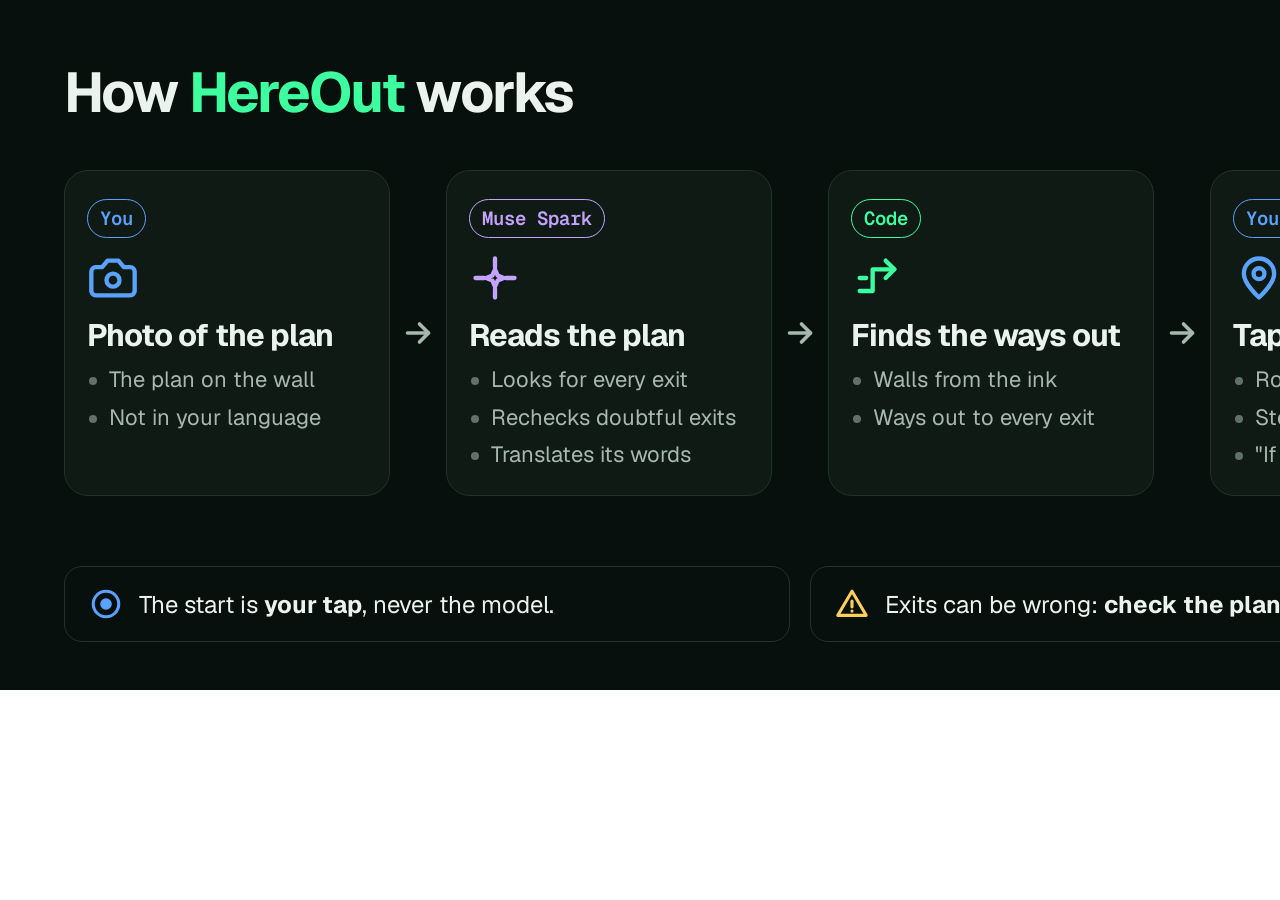
<file: docs/how-it-works.html>
<!doctype html><html><head><meta charset="utf-8"><style>
/* Source of docs/how-it-works.png: open in Chromium at 1600x690 and take a screenshot. */
@font-face { font-family: Geist; src: url(../src/hereout/web/fonts/geist-latin.woff2) format("woff2"); font-weight: 100 900; }
@font-face { font-family: GeistMono; src: url(../src/hereout/web/fonts/geist-mono-latin.woff2) format("woff2"); font-weight: 100 900; }
:root { --bg:#07100c; --card:#0f1a15; --line:#22332b; --fg:#eaf3ee; --muted:#a7b8b0; --you:#5aa2ff; --spark:#c4a2ff; --code:#3dffa0; }
html,body { margin:0; }
.f { width:1600px; height:690px; background:var(--bg); color:var(--fg); font-family:Geist,system-ui,sans-serif; position:relative; overflow:hidden; }
.brand { position:absolute; left:64px; top:52px; display:flex; align-items:center; gap:12px; font-size:26px; font-weight:700; letter-spacing:-0.04em; }
.brand b { color:var(--code); font-weight:700; }
.brand svg { width:34px; height:33px; }
h1 { position:absolute; left:64px; top:56px; margin:0; font-size:56px; letter-spacing:-0.035em; font-weight:700; }
.row { position:absolute; left:64px; right:64px; top:170px; display:flex; align-items:stretch; gap:0; }
.card { flex:1; background:var(--card); border:1px solid var(--line); border-radius:24px; padding:28px 22px 26px; display:flex; flex-direction:column; gap:14px; }
.arrow { width:56px; display:flex; align-items:center; justify-content:center; }
.arrow svg { width:36px; height:36px; stroke:var(--muted); fill:none; stroke-width:2.4; stroke-linecap:round; stroke-linejoin:round; }
.who { align-self:flex-start; font:600 19px GeistMono,monospace; padding:6px 12px; border-radius:999px; border:1.5px solid currentColor; }
.you { color:var(--you); } .spark { color:var(--spark); } .code { color:var(--code); }
.ico { width:52px; height:52px; fill:none; stroke-width:2; stroke-linecap:round; stroke-linejoin:round; }
.card h2 { margin:0; font-size:31px; white-space:nowrap; letter-spacing:-0.03em; font-weight:700; line-height:1.1; }
.card ul { margin:0; padding:0; list-style:none; display:flex; flex-direction:column; gap:10px; }
.card li { font-size:22px; color:var(--muted); line-height:1.25; padding-left:22px; position:relative; }
.card li::before { content:""; position:absolute; left:2px; top:11px; width:8px; height:8px; border-radius:50%; background:currentColor; opacity:.55; }
.foot { position:absolute; left:64px; right:64px; bottom:48px; display:flex; gap:20px; }
.note { flex:1; display:flex; align-items:center; gap:16px; padding:20px 24px; border-radius:18px; border:1px solid var(--line); font-size:24px; }
.note svg { width:34px; height:34px; flex:none; fill:none; stroke-width:2.2; stroke-linecap:round; stroke-linejoin:round; }
.note span b { font-weight:700; }
</style></head><body><div class="f">
<div class="brand" hidden style="display:none"><svg viewBox="0 0 124 120" fill="none"><path d="M110 68V110H10V10H110V52" stroke="#8faaa0" stroke-width="10"/><path d="M52 86H34V34H86V86H68" stroke="#8faaa0" stroke-width="10"/><path d="M60 60V98H98V60H122" stroke="#3dffa0" stroke-width="8"/><circle cx="60" cy="60" r="9" fill="#ff7a59"/></svg><span>Here<b>Out</b></span></div>
<h1>How <span style="color:#3dffa0">HereOut</span> works</h1>
<div class="row">
  <div class="card">
    <span class="who you">You</span>
    <svg class="ico" viewBox="0 0 24 24" stroke="#5aa2ff"><path d="M14.5 4h-5L7 7H4a2 2 0 0 0-2 2v9a2 2 0 0 0 2 2h16a2 2 0 0 0 2-2V9a2 2 0 0 0-2-2h-3l-2.5-3z"/><circle cx="12" cy="13" r="3"/></svg>
    <h2>Photo of the plan</h2>
    <ul class="you"><li>The plan on the wall</li><li>Not in your language</li></ul>
  </div>
  <div class="arrow"><svg viewBox="0 0 24 24"><path d="M5 12h14"/><path d="m13 6 6 6-6 6"/></svg></div>
  <div class="card">
    <span class="who spark">Muse Spark</span>
    <svg class="ico" viewBox="0 0 24 24" stroke="#c4a2ff"><path d="M12 3v4M12 17v4M3 12h4M17 12h4"/><path d="m12 8 1.2 2.8L16 12l-2.8 1.2L12 16l-1.2-2.8L8 12l2.8-1.2z"/></svg>
    <h2>Reads the plan</h2>
    <ul class="spark"><li>Looks for every exit</li><li>Rechecks doubtful exits</li><li>Translates its words</li></ul>
  </div>
  <div class="arrow"><svg viewBox="0 0 24 24"><path d="M5 12h14"/><path d="m13 6 6 6-6 6"/></svg></div>
  <div class="card">
    <span class="who code">Code</span>
    <svg class="ico" viewBox="0 0 24 24" stroke="#3dffa0"><path d="M4 18h6V8h10"/><path d="m16 4 4 4-4 4"/><path d="M4 12h3"/></svg>
    <h2>Finds the ways out</h2>
    <ul class="code"><li>Walls from the ink</li><li>Ways out to every exit</li></ul>
  </div>
  <div class="arrow"><svg viewBox="0 0 24 24"><path d="M5 12h14"/><path d="m13 6 6 6-6 6"/></svg></div>
  <div class="card">
    <span class="who you">You, on your phone</span>
    <svg class="ico" viewBox="0 0 24 24" stroke="#5aa2ff"><path d="M12 21s-7-6.3-7-11a7 7 0 0 1 14 0c0 4.7-7 11-7 11z"/><circle cx="12" cy="10" r="2.5"/></svg>
    <h2>Tap your spot</h2>
    <ul class="you"><li>Route to the nearest exit</li><li>Step by step, spoken</li><li>"If blocked": next exit</li></ul>
  </div>
</div>
<div class="foot">
  <div class="note"><svg viewBox="0 0 24 24" stroke="#5aa2ff"><circle cx="12" cy="12" r="9"/><circle cx="12" cy="12" r="3" fill="#5aa2ff"/></svg><span>The start is <b>your tap</b>, never the model.</span></div>
  <div class="note"><svg viewBox="0 0 24 24" stroke="#ffcf5a"><path d="M12 3 2 20h20L12 3z"/><path d="M12 10v4"/><path d="M12 17h.01"/></svg><span>Exits can be wrong: <b>check the plan</b>, or mark the exit.</span></div>
</div>
</div></body></html>
</file>
